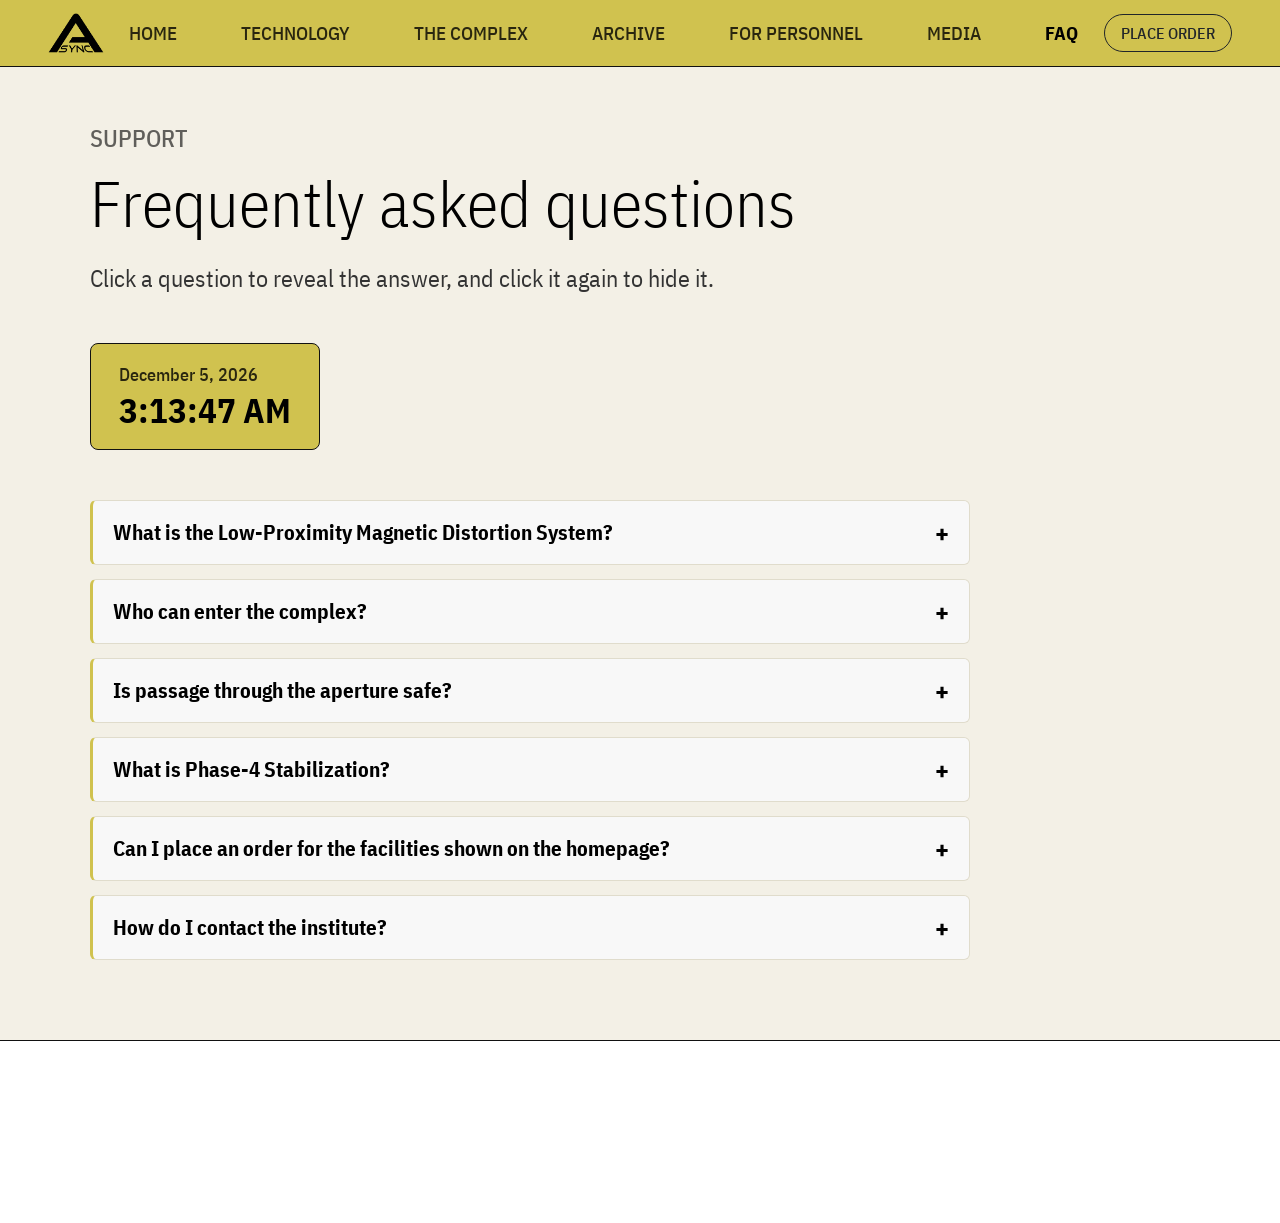
<file: faq.html>
<!DOCTYPE html>
<html lang="en">
<head>
    <meta charset="UTF-8">
    <meta name="viewport" content="width=device-width, initial-scale=1.0">
    <title>FAQ</title>
    <link href="https://cdn.jsdelivr.net/npm/bootstrap@5.3.3/dist/css/bootstrap.min.css" rel="stylesheet">
    <link rel="stylesheet" href="css/style.css">
    <link rel="stylesheet" href="css/faq.css">
</head>
<body>

    <header class="header">
        <nav class="navbar navbar-expand-lg px-3 px-lg-5 py-2">
            <a class="navbar-brand headerlogo m-0" href="index.html">
                <img src="assets/asyncbiglogo.png" alt="A-Sync Logo">
            </a>
            <button class="navbar-toggler" type="button" data-bs-toggle="collapse" data-bs-target="#mainnav" aria-controls="mainnav" aria-expanded="false" aria-label="Toggle navigation">
                <span class="navbar-toggler-icon"></span>
            </button>
            <div class="collapse navbar-collapse" id="mainnav">
                <div class="navbar-nav headernav mx-lg-auto gap-lg-4 gap-xl-5">
                    <a class="nav-link" href="index.html">HOME</a>
                    <a class="nav-link" href="tech.html">TECHNOLOGY</a>
                    <a class="nav-link" href="complex.html">THE COMPLEX</a>
                    <a class="nav-link" href="research.html">ARCHIVE</a>
                    <a class="nav-link" href="personnel.html">FOR PERSONNEL</a>
                    <a class="nav-link" href="media.html">MEDIA</a>
                    <a class="nav-link active" href="faq.html">FAQ</a>
                </div>
                <div class="headeraction my-2 my-lg-0">
                    <a href="place_order.html" class="btn btn-outline-dark rounded-pill px-3">PLACE ORDER</a>
                </div>
            </div>
        </nav>
    </header>

    <section class="white">
        <section class="allcontent container">

            <section class="intro px-sm-2">
                <div class="label">Support</div>
                <h1>Frequently asked questions</h1>
                <p>Click a question to reveal the answer, and click it again to hide it.</p>
                <div class="clockbox">
                    <div class="clockdate" id="clockdate"></div>
                    <div class="clocktime" id="clocktime"></div>
                </div>
            </section>

            <section class="faqlist px-sm-2">
                <div class="faqitem">
                    <button class="faqq" type="button" aria-expanded="false">
                        <span>What is the Low-Proximity Magnetic Distortion System?</span>
                        <span class="faqicon" aria-hidden="true">+</span>
                    </button>
                    <div class="faqa">
                        <p>The LPMDS generates a dual-axis toroidal magnetic field that creates a controlled access point into a previously unreachable spatial environment. It is the core technology of Project KV31.</p>
                    </div>
                </div>
                <div class="faqitem">
                    <button class="faqq" type="button" aria-expanded="false">
                        <span>Who can enter the complex?</span>
                        <span class="faqicon" aria-hidden="true">+</span>
                    </button>
                    <div class="faqa">
                        <p>Only credentialed personnel. Access requires an up-to-date biometric credential, and real-time telemetry tracking is mandatory for anyone operating past Threshold 3.</p>
                    </div>
                </div>
                <div class="faqitem">
                    <button class="faqq" type="button" aria-expanded="false">
                        <span>Is passage through the aperture safe?</span>
                        <span class="faqicon" aria-hidden="true">+</span>
                    </button>
                    <div class="faqa">
                        <p>When all safety codes are followed, yes. Acoustic dampeners must be active 15 minutes before coil initialization, and a magnetic dampener purge must be run after every experiment.</p>
                    </div>
                </div>
                <div class="faqitem">
                    <button class="faqq" type="button" aria-expanded="false">
                        <span>What is Phase-4 Stabilization?</span>
                        <span class="faqicon" aria-hidden="true">+</span>
                    </button>
                    <div class="faqa">
                        <p>Phase-4 is the stabilization lock that reduced dimensional drift by 40% in Sector 7 tests, keeping base facilities and sector nodes synchronized.</p>
                    </div>
                </div>
                <div class="faqitem">
                    <button class="faqq" type="button" aria-expanded="false">
                        <span>Can I place an order for the facilities shown on the homepage?</span>
                        <span class="faqicon" aria-hidden="true">+</span>
                    </button>
                    <div class="faqa">
                        <p>Yes. Use the Place Order button in the header and our team will contact you at the email address you provide.</p>
                    </div>
                </div>
                <div class="faqitem">
                    <button class="faqq" type="button" aria-expanded="false">
                        <span>How do I contact the institute?</span>
                        <span class="faqicon" aria-hidden="true">+</span>
                    </button>
                    <div class="faqa">
                        <p>Write to info@async-foundation.org or visit the A-Sync Research Facility, Sector 7. Contact details are also listed in the footer of every page.</p>
                    </div>
                </div>
            </section>

        </section>
    </section>

    <footer class="footer d-flex flex-column flex-md-row justify-content-around align-items-center gap-3 p-4 text-center">
        <div class="footerleft text-md-start">
            <p>Kamash Abilmansur</p>
            <p>Daniyar Ukin</p>
            <p>Islam Nurmukhammet</p>
        </div>
        <div class="footercontact text-md-start">
            <p>info@async-foundation.org</p>
            <p>+7 (000) 000-00-00</p>
            <p>A-Sync Research Facility, Sector 7</p>
        </div>
        <p>&copy; 2017 A-SYNC by Kane Pixels. All rights reserved.</p>
    </footer>

    <script src="https://cdn.jsdelivr.net/npm/bootstrap@5.3.3/dist/js/bootstrap.bundle.min.js"></script>
    <script src="js/faq.js"></script>
</body>
</html>
</file>
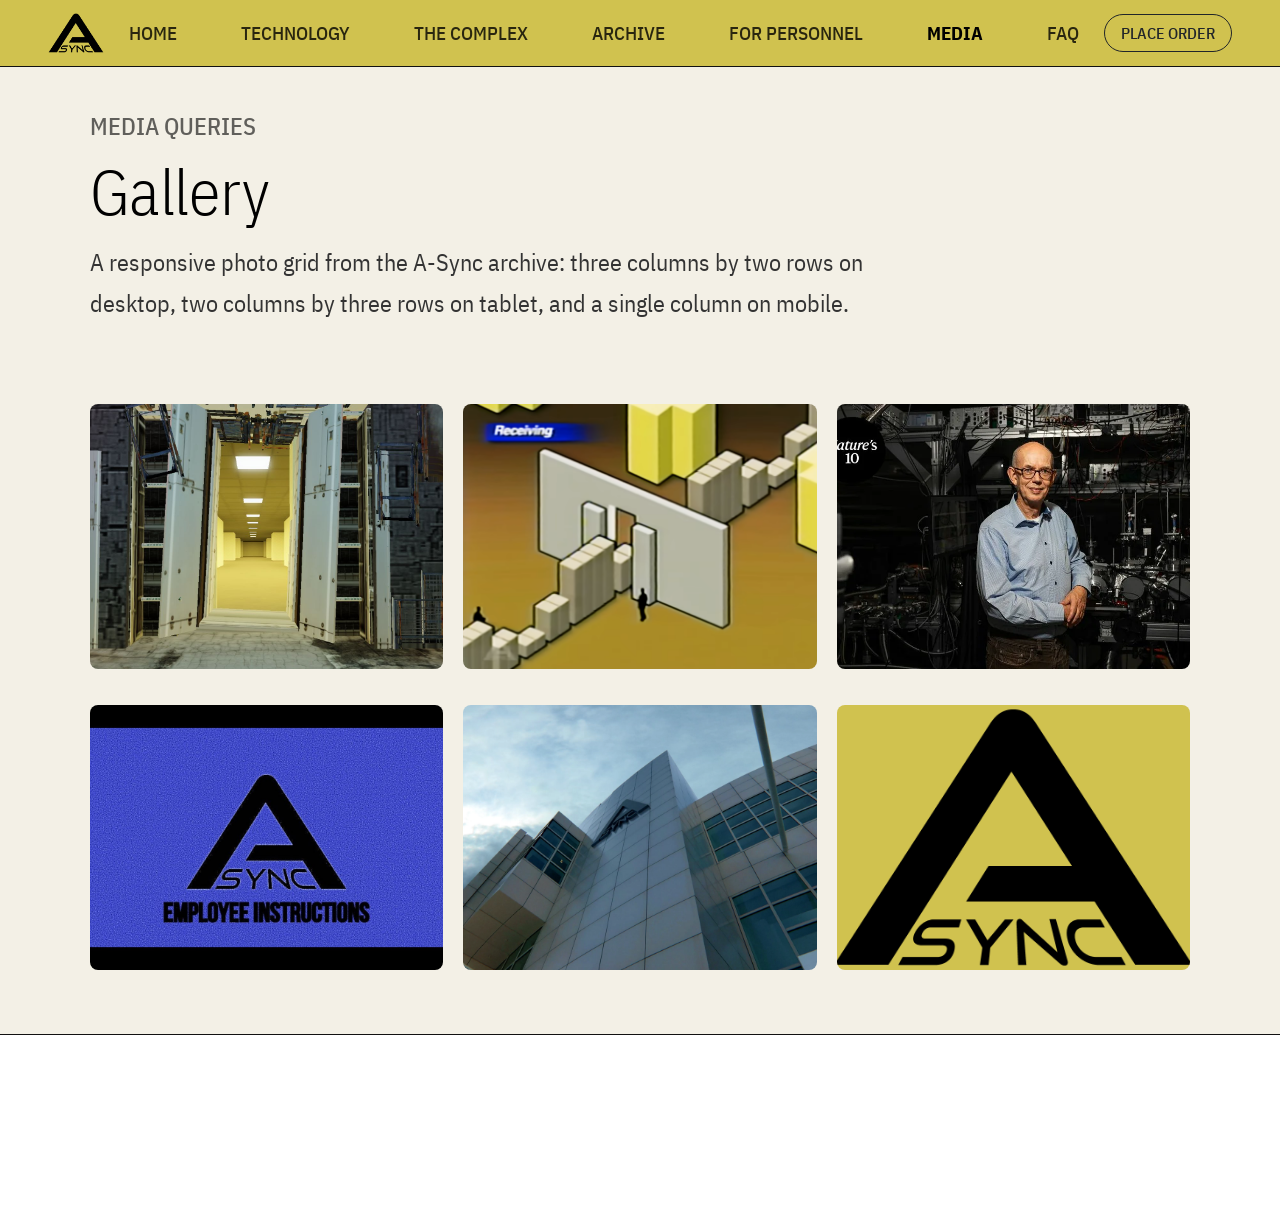
<file: mediamans.html>
<!DOCTYPE html>
<html lang="en">
<head>
    <meta charset="UTF-8">
    <meta name="viewport" content="width=device-width, initial-scale=1.0">
    <title>media queries</title>
    <link href="https://cdn.jsdelivr.net/npm/bootstrap@5.3.3/dist/css/bootstrap.min.css" rel="stylesheet">
    <link rel="stylesheet" href="css/style.css">
</head>
<body>

    <header class="header">
        <nav class="navbar navbar-expand-lg px-3 px-lg-5 py-2">
            <a class="navbar-brand headerlogo m-0" href="index.html">
                <img src="assets/asyncbiglogo.png" alt="A-Sync Logo">
            </a>
            <button class="navbar-toggler" type="button" data-bs-toggle="collapse" data-bs-target="#mainnav" aria-controls="mainnav" aria-expanded="false" aria-label="Toggle navigation">
                <span class="navbar-toggler-icon"></span>
            </button>
            <div class="collapse navbar-collapse" id="mainnav">
                <div class="navbar-nav headernav mx-lg-auto gap-lg-4 gap-xl-5">
                    <a class="nav-link" href="index.html">HOME</a>
                    <a class="nav-link" href="tech.html">TECHNOLOGY</a>
                    <a class="nav-link" href="complex.html">THE COMPLEX</a>
                    <a class="nav-link" href="research.html">ARCHIVE</a>
                    <a class="nav-link" href="personnel.html">FOR PERSONNEL</a>
                    <a class="nav-link active" href="media.html">MEDIA</a>
                    <a class="nav-link" href="faq.html">FAQ</a>
                </div>
                <div class="headeraction my-2 my-lg-0">
                    <a href="place_order.html" class="btn btn-outline-dark rounded-pill px-3">PLACE ORDER</a>
                </div>
            </div>
        </nav>
    </header>

    <section class="white">
        <section class="allcontent container">

            <section class="intro pt-5 pb-3 px-sm-2">
                <div class="label mb-2">Media queries</div>
                <h1 class="mb-3">Gallery</h1>
                <p>
                    A responsive photo grid from the A-Sync archive: three columns by two rows on desktop,
                    two columns by three rows on tablet, and a single column on mobile.
                </p>
            </section>

            <section class="gallery py-5 px-sm-2">
                <figure><img src="assets/portal.jpg" alt="Magnetic distortion portal"></figure>
                <figure><img src="assets/commercial.png" alt="The complex"></figure>
                <figure><img src="assets/Prototype.webp" alt="Phase-4 prototype"></figure>
                <figure><img src="assets/wide1.jpg" alt="Sub-level corridor"></figure>
                <figure><img src="assets/Async_Research_Facility.webp" alt="A-Sync research facility"></figure>
                <figure><img src="assets/asyncbiglogo.png" alt="A-Sync logo"></figure>
            </section>

        </section>
    </section>

    <footer class="footer d-flex flex-column flex-md-row justify-content-around align-items-center gap-3 p-4 text-center">
        <div class="footerleft text-md-start">
            <p>Kamash Abilmansur</p>
            <p>Daniyar Ukin</p>
            <p>Islam Nurmukhammet</p>
        </div>
        <div class="footercontact text-md-start">
            <p>info@async-foundation.org</p>
            <p>+7 (000) 000-00-00</p>
            <p>A-Sync Research Facility, Sector 7</p>
        </div>
        <p>&copy; 2017 A-SYNC by Kane Pixels. All rights reserved.</p>
    </footer>

    <script src="https://cdn.jsdelivr.net/npm/bootstrap@5.3.3/dist/js/bootstrap.bundle.min.js"></script>
</body>
</html>
</file>
<file: css/style.css>
@import url('https://fonts.googleapis.com/css2?family=IBM+Plex+Sans+Condensed:wght@300;400;500;600;700&display=swap');

:root {
    --fs-hero: 2.25rem;
    --fs-h1: 2rem;
    --fs-h2: 1.75rem;
    --fs-h3: 1.5rem;
    --fs-h4: 1.1rem;
    --fs-p: 1rem;
    --yellow: #d0c24f;
    --cream: #f3f0e6;
    --line: 1px solid #111111;
}

* {
    margin: 0;
    padding: 0;
    box-sizing: border-box;
    font-family: "IBM Plex Sans Condensed", sans-serif;
}
body {
    color: #000;
    padding-top: 60px;
    display: grid;
    grid-template-rows: 1fr auto;
}
a {
    color: inherit;
    text-decoration: none;
}
.white {
    background-color: var(--cream);
    border-bottom: var(--line);
}
.mediawrap {
    width: 90%;
    margin: 0 auto;
}

.header {
    background-color: var(--yellow);
    border-bottom: var(--line);
    position: fixed;
    width: 100%;
    top: 0;
    z-index: 100;
}
.headerlogo img {
    height: 40px;
    width: auto;
}
.headernav .nav-link {
    color: #000;
    opacity: 0.8;
    font-size: 1.2rem;
    font-weight: 500;
}
.headernav .nav-link:hover {
    color: #fff;
}
.headernav .nav-link.active {
    opacity: 1;
    font-weight: 700;
}
.headeraction .btn {
    font-weight: 500;
}
.navbar-toggler {
    border-color: #000;
}

.headerbar {
    display: flex;
    flex-wrap: wrap;
    align-items: center;
    justify-content: space-between;
    padding: 8px 16px;
}
.navtoggle {
    display: none;
}
.navicon {
    font-size: 1.8rem;
    line-height: 1;
    padding: 2px 10px;
    border: 1px solid #000;
    border-radius: 6px;
    cursor: pointer;
}
.headerbar .headernav,
.headerbar .headeraction {
    display: none;
    width: 100%;
}
.headerbar .headernav {
    flex-direction: column;
}
.navtoggle:checked ~ .headernav {
    display: flex;
}
.navtoggle:checked ~ .headeraction {
    display: block;
    padding: 8px 0;
}
.headerbar .headernav a {
    font-size: 1.2rem;
    font-weight: 500;
    opacity: 0.8;
    padding: 8px 0;
}
.headerbar .headernav a:hover {
    color: #fff;
}
.headerbar .headernav a.active {
    opacity: 1;
    font-weight: 700;
}
.btnbuy {
    display: inline-block;
    border: 1px solid #000;
    border-radius: 20px;
    padding: 8px 16px;
    font-weight: 500;
}
.btnbuy:hover {
    background-color: #000;
    color: var(--yellow);
}

.btn {
    --bs-btn-border-radius: 20px;
}
.btn-primary {
    --bs-btn-color: var(--cream);
    --bs-btn-bg: #111111;
    --bs-btn-border-color: #111111;
    --bs-btn-hover-color: #000;
    --bs-btn-hover-bg: var(--yellow);
    --bs-btn-hover-border-color: #111111;
    --bs-btn-active-color: #000;
    --bs-btn-active-bg: var(--yellow);
    --bs-btn-active-border-color: #111111;
}
.btn-secondary {
    --bs-btn-color: #000;
    --bs-btn-bg: var(--yellow);
    --bs-btn-border-color: #111111;
    --bs-btn-hover-color: var(--cream);
    --bs-btn-hover-bg: #111111;
    --bs-btn-hover-border-color: #111111;
    --bs-btn-active-color: var(--cream);
    --bs-btn-active-bg: #111111;
    --bs-btn-active-border-color: #111111;
}
.btn-outline-dark {
    --bs-btn-hover-color: var(--yellow);
}

.main {
    background-color: var(--yellow);
    min-height: calc(100vh - 60px);
    position: relative;
    overflow: hidden;
    display: flex;
    align-items: center;
    border-bottom: var(--line);
}
.mainlogo img {
    position: absolute;
    top: 50%;
    right: -10%;
    transform: translateY(-50%);
    width: 120vw;
    opacity: 0.25;
}
.maincontainer {
    width: 100%;
    position: relative;
    z-index: 2;
}
.maintext {
    max-width: 44rem;
}
.maintext h1 {
    font-family: Georgia, Times, "Times New Roman", serif;
    font-size: var(--fs-hero);
    line-height: 1.1;
    font-weight: 600;
}
.maintext p {
    font-size: var(--fs-p);
    font-weight: 600;
    opacity: 0.8;
}

.label,
.techcoretext p:first-child,
.sectionheadertitle p,
.safetyleft p:first-child {
    font-size: 1.2rem;
    font-weight: 500;
    opacity: 0.6;
    text-transform: uppercase;
}
.label {
    font-size: 1.5rem;
}

.wonders,
.aboutus {
    border-bottom: var(--line);
}
.carousel {
    border-radius: 8px;
    overflow: hidden;
}
.carousel-caption {
    background: rgba(0, 0, 0, 0.55);
    border-radius: 6px;
    bottom: 1.5rem;
}

.aboutus h2 {
    font-size: var(--fs-h1);
    font-weight: 300;
    line-height: 1.1;
}
.aboutus p {
    line-height: 1.7;
    font-size: var(--fs-p);
    color: #333;
}

.perehody h1 {
    font-size: var(--fs-h2);
}
.perehody p {
    font-size: var(--fs-p);
}
.perehody .text {
    display: flex;
    flex-direction: column;
}
.tech,
.complex {
    border-bottom: var(--line);
}
.archive .text {
    margin: 0 auto;
}

.imgbox,
.techcoreimg,
.carousel-item,
.postimg,
.postimgsmall {
    overflow: hidden;
}
.imgbox img,
.techcoreimg img,
.carousel-item img,
.postimg img,
.postimgsmall img {
    width: 100%;
    height: 100%;
    object-fit: cover;
}
.imgbox,
.techcoreimg,
.carousel-item {
    height: 260px;
}
.techcoreimg {
    border-radius: 8px;
}

.newsgallery a:hover {
    text-decoration: underline;
}
.newsgallery h2,
.sectionheadertitle h2,
.safetyleft h2 {
    font-size: var(--fs-h3);
    font-weight: 700;
    line-height: 1.2;
}
.postcard {
    background: #f8f8f8;
    border-radius: 8px;
    height: 100%;
}
.posttitle {
    font-weight: 700;
    font-size: var(--fs-h4);
    display: block;
    line-height: 1.3;
}
.postdesc {
    font-size: 1rem;
    color: #444;
    line-height: 1.5;
}
.postimg,
.postimgsmall {
    width: 100%;
    background-color: #ddd;
}
.postimg {
    height: 350px;
    border-radius: 10px;
}
.postimgsmall {
    height: 120px;
    border-radius: 4px;
}

.footer {
    background-color: var(--yellow);
    color: #000;
    font-size: 1.2rem;
    font-weight: 500;
    position: sticky;
    z-index: -5;
    bottom: 0;
    display: flex;
    flex-direction: column;
    justify-content: space-around;
    align-items: center;
    gap: 16px;
    padding: 24px;
    text-align: center;
}

.techbadge {
    font-size: 0.85rem;
    letter-spacing: 3px;
    opacity: 0.7;
    text-transform: uppercase;
    display: block;
    font-weight: 600;
}
.techcoresection,
.techspecscontainer {
    border-bottom: var(--line);
}
.techcoretext h2 {
    font-size: var(--fs-h2);
    font-weight: 300;
    line-height: 1.15;
    font-family: Georgia, Times, "Times New Roman", serif;
}
.techdesc {
    font-size: var(--fs-p);
    line-height: 1.7;
    color: #333;
}
.techspecgrid {
    display: grid;
    grid-template-columns: 1fr;
    gap: 30px;
}
.techspecitem {
    background: #f8f8f8;
    border: 1px solid #e0dccc;
    border-radius: 6px;
    display: flex;
    flex-direction: column;
}
.specnum {
    font-size: 0.8rem;
    font-weight: 700;
    opacity: 0.5;
    letter-spacing: 2px;
    display: block;
}
.techspecitem h3 {
    font-size: var(--fs-h4);
    font-weight: 700;
    line-height: 1.3;
}
.techspecitem p,
.safetyrow p {
    color: #555;
    line-height: 1.5;
}
.safetysub {
    font-size: 1.1rem;
    color: #555;
    line-height: 1.6;
}
.safetyrow {
    background: #f8f8f8;
    border-radius: 6px;
    border-left: 3px solid var(--yellow);
}
.safetyrow .code {
    font-weight: 700;
    font-size: 0.9rem;
    background: #e8e4d5;
    padding: 5px 10px;
    border-radius: 4px;
    white-space: nowrap;
    position: relative;
    cursor: pointer;
    user-select: none;
}
.safetyrow h4 {
    font-size: 1.1rem;
    font-weight: 700;
}
.safetyrow p {
    font-size: 0.95rem;
}

.intro {
    padding: 60px 0 10px;
}
.intro h1 {
    font-size: var(--fs-h1);
    font-weight: 300;
    line-height: 1.1;
    margin: 12px 0 20px;
}
.intro p {
    font-size: var(--fs-p);
    line-height: 1.7;
    color: #333;
    max-width: 50rem;
}
.gallery {
    display: grid;
    grid-template-columns: 1fr;
    gap: 20px;
    padding: 40px 0 80px;
}
.gallery figure {
    aspect-ratio: 4 / 3;
    overflow: hidden;
    border-radius: 8px;
    background: var(--yellow);
}
.gallery img {
    display: block;
    width: 100%;
    height: 100%;
    object-fit: cover;
}

@media (min-width: 768px) {
    :root {
        --fs-hero: 3.25rem;
        --fs-h1: 3rem;
        --fs-h2: 2.25rem;
        --fs-h3: 1.9rem;
        --fs-h4: 1.2rem;
        --fs-p: 1.1rem;
    }
    .mediawrap {
        width: 85%;
    }
    .mainlogo img {
        width: 65vw;
        opacity: 0.5;
    }
    .imgbox {
        height: 38vh;
    }
    .techcoreimg,
    .carousel-item {
        height: 420px;
    }
    .techspecgrid,
    .gallery {
        grid-template-columns: repeat(2, 1fr);
    }
    .footer {
        flex-direction: row;
    }
    .footerleft,
    .footercontact {
        text-align: left;
    }
}

@media (min-width: 1200px) {
    :root {
        --fs-hero: 4.5rem;
        --fs-h1: 4rem;
        --fs-h2: 3rem;
        --fs-h3: 2.5rem;
        --fs-h4: 1.3rem;
        --fs-p: 1.5rem;
    }
    .mediawrap {
        width: 80%;
    }
    .headerbar {
        padding: 8px 48px;
    }
    .navicon {
        display: none;
    }
    .headerbar .headernav {
        display: flex;
        flex-direction: row;
        width: auto;
        gap: 40px;
    }
    .headerbar .headeraction {
        display: block;
        width: auto;
    }
    .techspecgrid,
    .gallery {
        grid-template-columns: repeat(3, 1fr);
    }
}

.moretext {
    display: none;
    margin-top: 16px;
}
.techstatussection {
    border-bottom: var(--line);
}
.statuscard {
    background: #f8f8f8;
    border: 1px solid #e0dccc;
    border-left: 3px solid var(--yellow);
    border-radius: 6px;
    animation: cardin 0.5s ease;
}
.statuscard.offline {
    border-left-color: #b5432a;
}
.statuscard h3 {
    font-size: var(--fs-h4);
    font-weight: 700;
}
@keyframes cardin {
    from {
        opacity: 0;
        transform: translateY(15px);
    }
    to {
        opacity: 1;
        transform: translateY(0);
    }
}

.scrollprogress {
    position: absolute;
    top: 100%;
    left: 0;
    width: 100%;
    height: 6px;
    margin-top: 1px;
    background: rgba(0, 0, 0, 0.15);
}
.scrollfill {
    position: relative;
    width: 0;
    height: 100%;
    background: linear-gradient(90deg, #111111, #b5432a, var(--yellow), #4a8f5a);
    background-size: 100vw 100%;
    box-shadow: 0 0 10px rgba(181, 67, 42, 0.8);
}
.scrollfill::after {
    content: "";
    position: absolute;
    right: -6px;
    top: -3px;
    width: 12px;
    height: 12px;
    border-radius: 50%;
    background: var(--yellow);
    border: 2px solid #111111;
}

.counter {
    font-variant-numeric: tabular-nums;
}

mark {
    background: var(--yellow);
    color: #000;
    padding: 0 2px;
    border-radius: 2px;
}
#statussearch {
    max-width: 25rem;
    padding-left: 16px;
    border: var(--line);
    border-radius: 20px;
    background: #f8f8f8;
}
#statussearch:focus {
    border-color: #111111;
    box-shadow: 0 0 0 0.2rem rgba(208, 194, 79, 0.6);
}

.safetyrow .code:hover {
    background: var(--yellow);
}
.copyicon {
    margin-left: 6px;
}
.copytip {
    position: absolute;
    bottom: 130%;
    left: 0;
    display: none;
    background: #111111;
    color: var(--cream);
    font-size: 0.8rem;
    font-weight: 500;
    padding: 4px 8px;
    border-radius: 4px;
}

.lazy {
    opacity: 0;
    transition: opacity 0.6s ease;
}
.lazy.loaded {
    opacity: 1;
}
</file>
<file: css/faq.css>
.clockbox {
    display: inline-block;
    margin-top: 28px;
    padding: 18px 28px;
    background: var(--yellow);
    border: var(--line);
    border-radius: 8px;
}
.clockbox .clockdate {
    font-size: 1.1rem;
    font-weight: 500;
    opacity: 0.8;
}
.clockbox .clocktime {
    font-size: 2.2rem;
    font-weight: 700;
    line-height: 1.2;
    font-variant-numeric: tabular-nums;
}

.faqlist {
    padding: 40px 0 80px;
    display: flex;
    flex-direction: column;
    gap: 14px;
    max-width: 56rem;
}
.faqitem {
    background: #f8f8f8;
    border: 1px solid #e0dccc;
    border-left: 3px solid var(--yellow);
    border-radius: 6px;
    overflow: hidden;
}
.faqq {
    width: 100%;
    display: flex;
    justify-content: space-between;
    align-items: center;
    gap: 16px;
    padding: 18px 20px;
    background: none;
    border: 0;
    text-align: left;
    cursor: pointer;
    font-size: var(--fs-h4);
    font-weight: 700;
    line-height: 1.3;
}
.faqq:hover { background: #efebdc; }
.faqicon {
    flex: none;
    font-size: 1.6rem;
    line-height: 1;
    transition: transform 0.3s ease;
}
.faqitem.open .faqicon { transform: rotate(45deg); }
.faqa {
    max-height: 0;
    overflow: hidden;
    transition: max-height 0.35s ease;
}
.faqa p {
    padding: 0 20px 20px;
    color: #444;
    line-height: 1.6;
    font-size: 1rem;
}
</file>
